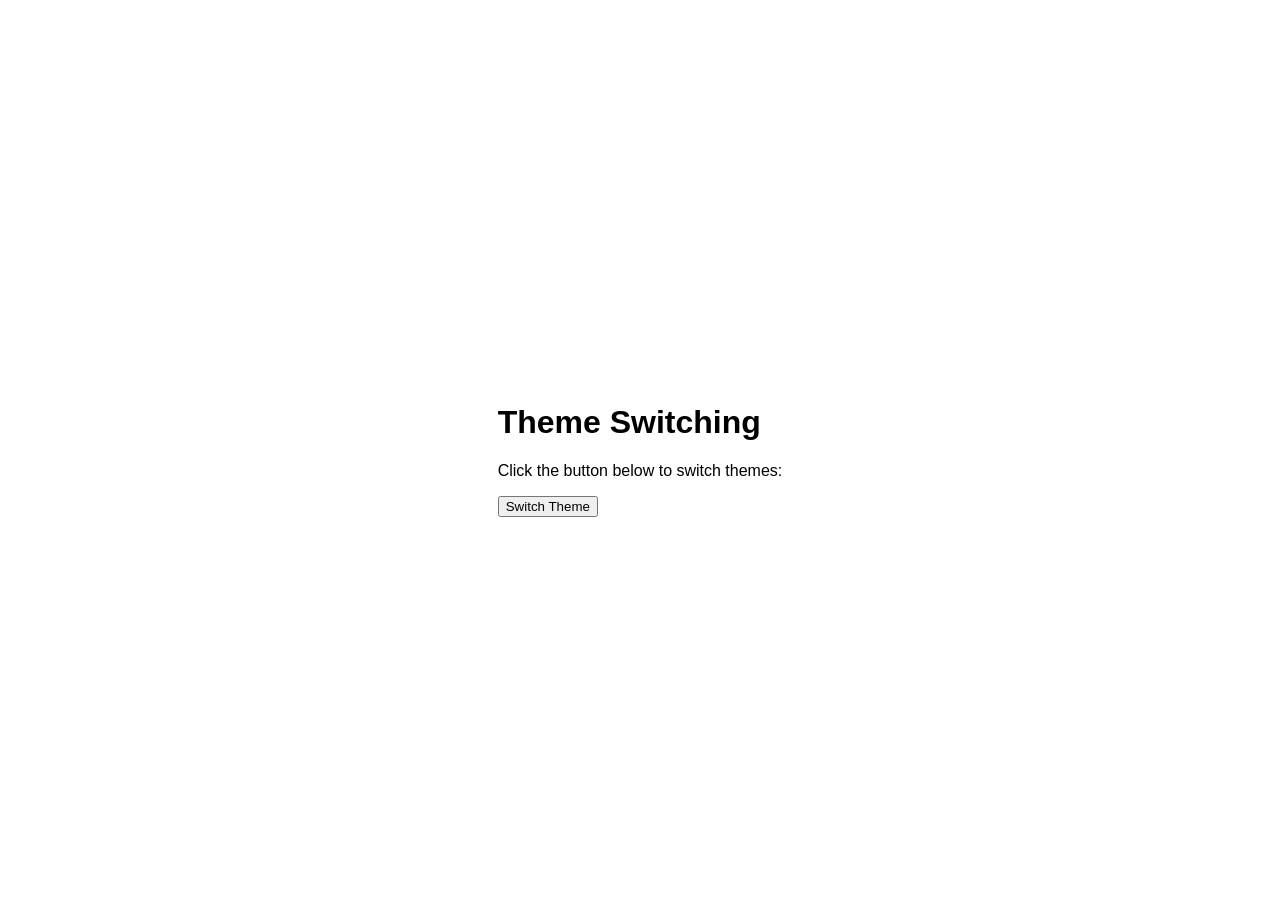
<file: Week6/index.html>
<!DOCTYPE html>
<html lang="en">
<head>
    <meta charset="UTF-8">
    <meta name="viewport" content="width=device-width, initial-scale=1.0">
    <title>Document</title>
    <link rel="stylesheet" href="style.css">
</head>
<body>
    <div id="container">
        <h1>Theme Switching</h1>
        <p>Click the button below to switch themes:</p>
        <button id="theme-btn">Switch Theme</button>
    </div>
    <script src="script.js"></script>
</body>
</html>
</file>
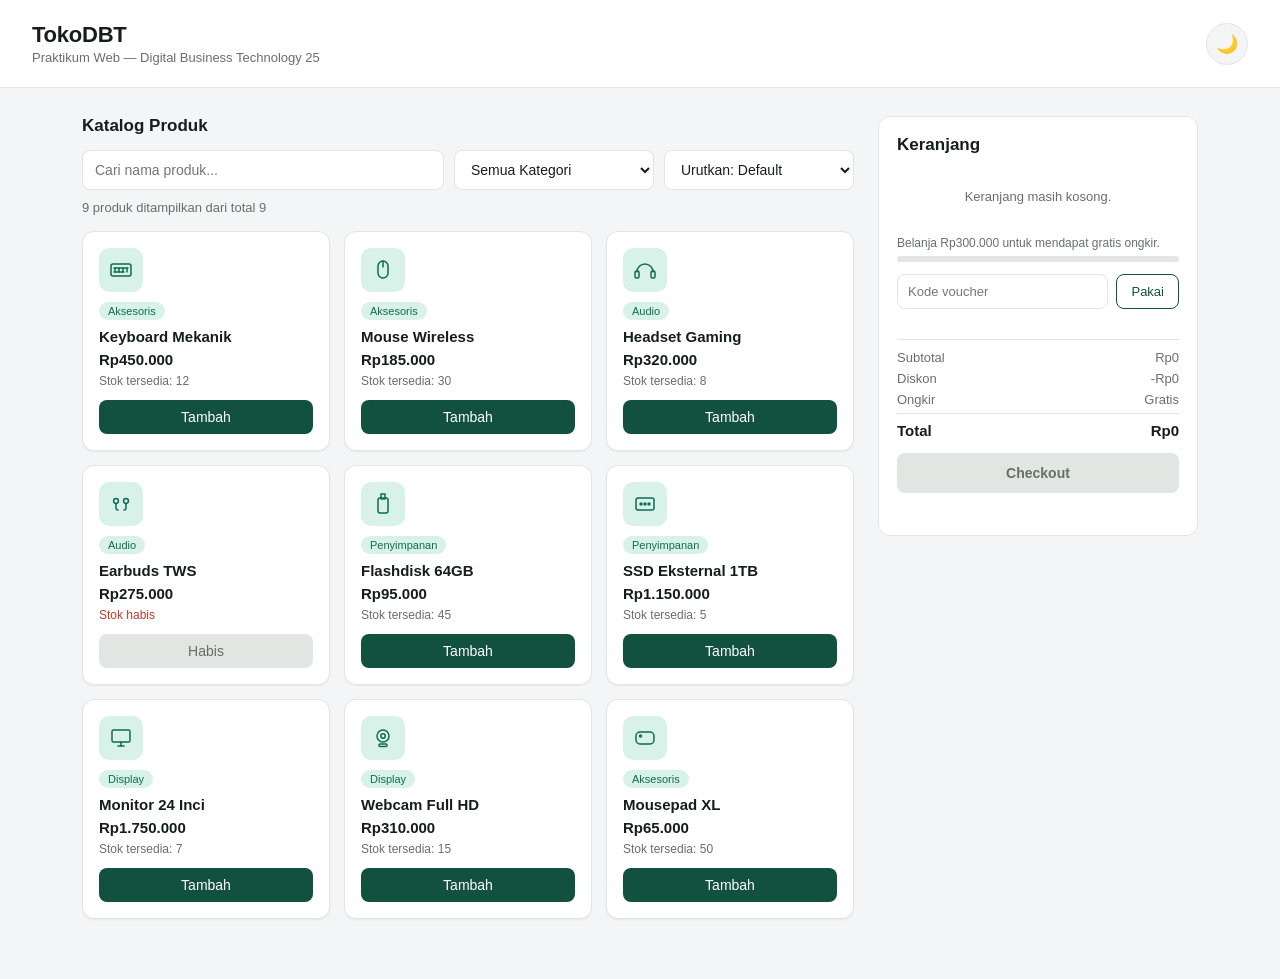
<file: Week7/index.html>
<!DOCTYPE html>
<html lang="id" data-theme="light">
<head>
<meta charset="UTF-8">
<meta name="viewport" content="width=device-width, initial-scale=1.0">
<title>TokoDBT</title>
<link rel="stylesheet" href="style.css">
</head>
<body>

<header class="topbar">
  <div class="brand">
    <h1>TokoDBT</h1>
    <p>Praktikum Web — Digital Business Technology 25</p>
  </div>
  <button id="themeToggle" class="theme-toggle" aria-label="Ganti tema terang/gelap">🌙</button>
</header>

<main class="layout">
  <section class="catalog">
    <h2>Katalog Produk</h2>
    <div class="controls">
      <input type="text" id="searchInput" placeholder="Cari nama produk...">
      <select id="categorySelect">
        <option value="all">Semua Kategori</option>
        <option value="aksesoris">Aksesoris Komputer</option>
        <option value="audio">Audio &amp; Headset</option>
        <option value="penyimpanan">Penyimpanan Data</option>
        <option value="display">Monitor &amp; Display</option>
        <option value="elektronik">Elektronik Lainnya</option>
        <option value="atk">Alat Tulis Kantor</option>
        <option value="rumah">Kebutuhan Rumah Tangga</option>
        <option value="dapur">Kebutuhan Dapur</option>
      </select>
      <select id="sortSelect">
        <option value="default">Urutkan: Default</option>
        <option value="harga-asc">Harga Termurah</option>
        <option value="harga-desc">Harga Termahal</option>
        <option value="nama-asc">Nama: A-Z</option>
        <option value="nama-desc">Nama: Z-A</option>
        <option value="stok-desc">Stok Terbanyak</option>
      </select>
    </div>
    <p id="resultCount" class="result-count"></p>
    <div id="productGrid" class="product-grid"></div>
  </section>

  <aside class="cart-panel">
    <h2>Keranjang</h2>
    <div id="cartEmpty" class="cart-empty">Keranjang masih kosong.</div>
    <div id="cartItems" class="cart-items"></div>

    <div class="shipping-progress">
      <p id="shippingText">Belanja Rp300.000 untuk mendapat gratis ongkir.</p>
      <div class="progress-track"><div id="progressFill" class="progress-fill"></div></div>
    </div>

    <div class="voucher-row">
      <input type="text" id="voucherInput" placeholder="Kode voucher">
      <button id="voucherBtn">Pakai</button>
    </div>
    <p id="voucherMsg" class="voucher-msg"></p>

    <div class="summary">
      <div class="summary-row"><span>Subtotal</span><span id="subtotalVal">Rp0</span></div>
      <div class="summary-row"><span>Diskon</span><span id="diskonVal">-Rp0</span></div>
      <div class="summary-row"><span>Ongkir</span><span id="ongkirVal">Gratis</span></div>
      <div class="summary-row total"><span>Total</span><span id="totalVal">Rp0</span></div>
    </div>

    <button id="checkoutBtn" class="checkout-btn" disabled>Checkout</button>
    <p id="orderMsg" class="order-msg"></p>
  </aside>
</main>

<div id="checkoutModal" class="modal-overlay hidden">
  <div class="modal" id="modalBody"></div>
</div>

<script src="script.js"></script>
</body>
</html>
</file>
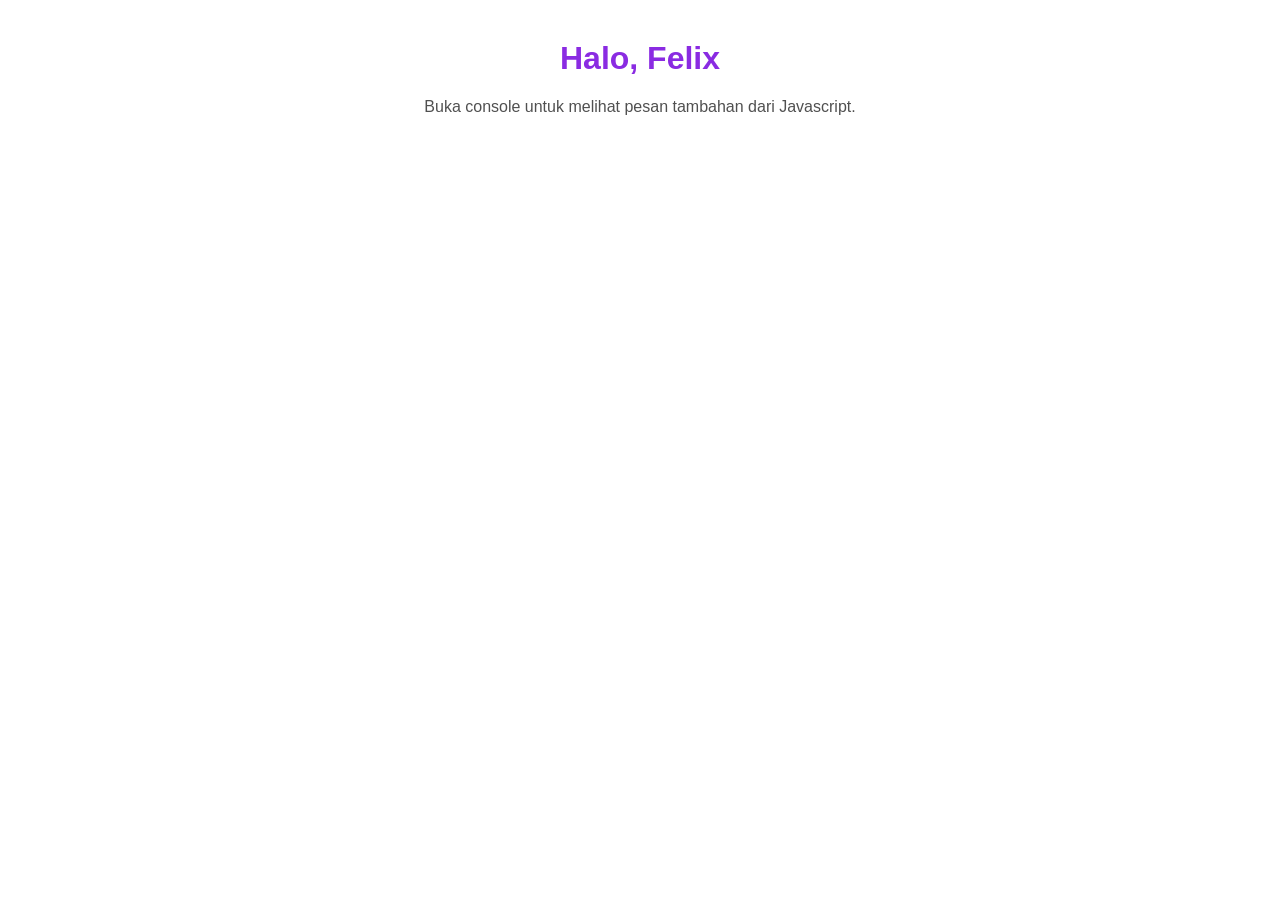
<file: Week4/1.0.html>
<!DOCTYPE html>
<html lang="en">
<head>
    <meta charset="UTF-8">
    <meta name="viewport" content="width=device-width, initial-scale=1.0">
    <title>Document</title>
    <style>
        body {
            font-family: sans-serif;
            text-align: center;
            margin-top: 40px;
            color: rgb(80, 80, 80);
        }
        h1 {
            color: blueviolet;
        }
    </style>
</head>
<body>
    <h1 id="selamat datang">Felix </h1>
    <p>Buka console untuk melihat pesan tambahan dari Javascript.</p>

    <script>
        console.log("Felix")
        document.getElementById("selamat datang").textContent = "Halo, Felix";
    </script>
</body>
</html>
</file>
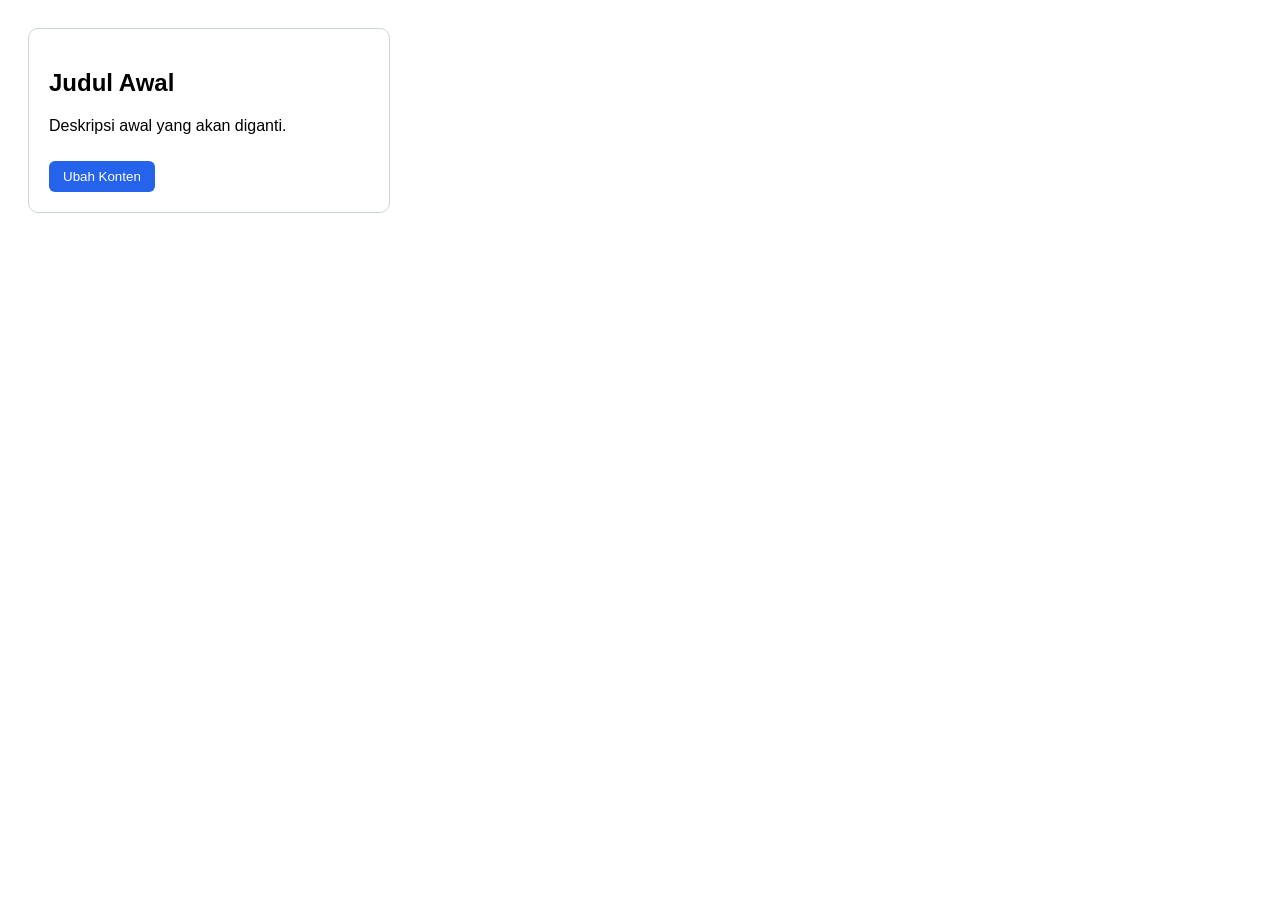
<file: Week4/6.0.html>
<!DOCTYPE html>
<html lang="en">
<head>
    <meta charset="UTF-8">
    <meta name="viewport" content="width=device-width, initial-scale=1.0">
    <title>Document</title>
    <style>
        body {
            font-family: sans-serif;
            padding: 20px;
        }
        .kartu {
            border: 1px solid #cbd5e1;
            border-radius: 10px;
            padding: 20px;
            max-width: 320px;
        }
        button {
            margin-top: 10px;
            padding: 8px 14px;
            border: none;
            border-radius: 6px;
            background: #2563eb;
            color: white;
            cursor: pointer;
        }
        button:hover {background: #1d4ed8;}
    </style>
</head>
<body>
    <div class="kartu">
        <h2 id="judul-kartu">Judul Awal</h2>
        <p class="deskripsi">Deskripsi awal yang akan diganti.</p>
        <button id="btn-ubah">Ubah Konten</button>
    </div>
    <script>
        const btn = document.getElementById("btn-ubah");
        const judul = document.querySelector("#judul-kartu");
        const deskripsi = document.querySelector(".deskripsi");

        btn.addEventListener("click", () => {
            judul.textContent = "Judul Sudah Diubah!";
            deskripsi.textContent = "Konten ini diganti oleh JavaScript saat tombol diklik,";
        });
    </script>
    
</body>
</html>
</file>
<file: Week6/style.css>
body {
    margin: 0;
    display: flex;
    height: 100vh;
    align-items: center;
    justify-content: center;
    font-family: Arial, sans-serif;
    background-color: white;
    color: black;
    transition: background-color 0.3s, ease, color 0.3s;
}
</file>
<file: Week7/style.css>
:root{
    --bg:#f3f5f6;
    --panel:#ffffff;
    --text:#161e1c;
    --muted:#667069;
    --border:#e1e6e3;
    --accent:#12503f;
    --accent-hover:#0d3e30;
    --badge-bg:#d9f2e9;
    --badge-text:#0f6b52;
    --danger:#c0392b;
    --input-bg:#ffffff;
    --shadow:0 1px 2px rgba(20,30,25,0.06);
  }
  html[data-theme="dark"]{
    --bg:#11171a;
    --panel:#1a2226;
    --text:#eef2f0;
    --muted:#9aa8a2;
    --border:#2b363a;
    --accent:#3fbf94;
    --accent-hover:#57d6ab;
    --badge-bg:#173a30;
    --badge-text:#6fe3bb;
    --danger:#f08a7d;
    --input-bg:#212b2f;
    --shadow:0 1px 2px rgba(0,0,0,0.3);
  }
  *{box-sizing:border-box;}
  body{
    margin:0;
    font-family:-apple-system,BlinkMacSystemFont,"Segoe UI",Roboto,Helvetica,Arial,sans-serif;
    background:var(--bg);
    color:var(--text);
    transition:background .2s ease,color .2s ease;
  }
  .topbar{
    display:flex;
    justify-content:space-between;
    align-items:center;
    padding:22px 32px;
    border-bottom:1px solid var(--border);
    background:var(--panel);
  }
  .brand h1{margin:0;font-size:22px;letter-spacing:-0.01em;}
  .brand p{margin:2px 0 0;font-size:13px;color:var(--muted);}
  .theme-toggle{
    width:42px;height:42px;border-radius:50%;
    border:1px solid var(--border);
    background:var(--bg);
    font-size:18px;cursor:pointer;
    display:flex;align-items:center;justify-content:center;
  }
  .theme-toggle:hover{border-color:var(--accent);}

  .layout{
    max-width:1180px;
    margin:0 auto;
    padding:28px 32px 60px;
    display:grid;
    grid-template-columns:1fr 320px;
    gap:24px;
    align-items:start;
  }
  @media (max-width:880px){
    .layout{grid-template-columns:1fr;}
  }

  .catalog h2, .cart-panel h2{margin:0 0 14px;font-size:17px;}

  .controls{
    display:grid;
    grid-template-columns:1fr 200px 190px;
    gap:10px;
    margin-bottom:10px;
  }
  @media (max-width:640px){
    .controls{grid-template-columns:1fr;}
  }
  .controls input, .controls select{
    width:100%;
    padding:10px 12px;
    border-radius:8px;
    border:1px solid var(--border);
    background:var(--input-bg);
    color:var(--text);
    font-size:14px;
  }
  .controls input:focus, .controls select:focus{outline:2px solid var(--accent);outline-offset:1px;}

  .result-count{font-size:13px;color:var(--muted);margin:0 0 16px;}

  .product-grid{
    display:grid;
    grid-template-columns:repeat(3,1fr);
    gap:14px;
  }
  @media (max-width:900px){.product-grid{grid-template-columns:repeat(2,1fr);}}
  @media (max-width:520px){.product-grid{grid-template-columns:1fr;}}

  .card{
    background:var(--panel);
    border:1px solid var(--border);
    border-radius:12px;
    padding:16px;
    box-shadow:var(--shadow);
    display:flex;
    flex-direction:column;
    gap:6px;
  }
  .card .icon-box{
    width:44px;height:44px;
    border-radius:10px;
    background:var(--badge-bg);
    color:var(--badge-text);
    display:flex;align-items:center;justify-content:center;
    margin-bottom:4px;
  }
  .card .icon-box svg{width:24px;height:24px;}
  .badge{
    display:inline-block;
    font-size:11px;
    padding:3px 9px;
    border-radius:999px;
    background:var(--badge-bg);
    color:var(--badge-text);
    width:fit-content;
  }
  .card h3{margin:2px 0 0;font-size:15px;}
  .card .price{font-size:15px;font-weight:700;margin:0;}
  .card .stock{font-size:12px;color:var(--muted);margin:0 0 6px;}
  .card .stock.zero{color:var(--danger);}
  .card button.add-btn{
    margin-top:auto;
    padding:9px;
    border:none;
    border-radius:8px;
    background:var(--accent);
    color:#fff;
    font-size:14px;
    cursor:pointer;
  }
  .card button.add-btn:hover{background:var(--accent-hover);}
  .card button.add-btn:disabled{
    background:var(--border);
    color:var(--muted);
    cursor:not-allowed;
  }
  .empty-state{
    grid-column:1/-1;
    text-align:center;
    color:var(--muted);
    padding:40px 10px;
    font-size:14px;
  }

  .cart-panel{
    background:var(--panel);
    border:1px solid var(--border);
    border-radius:12px;
    padding:18px;
    position:sticky;
    top:20px;
  }
  .cart-empty{font-size:13px;color:var(--muted);text-align:center;padding:20px 0;}
  .cart-items{display:flex;flex-direction:column;gap:10px;margin-bottom:12px;}
  .cart-item{
    display:flex;
    justify-content:space-between;
    align-items:center;
    gap:8px;
    font-size:13px;
    border-bottom:1px solid var(--border);
    padding-bottom:10px;
  }
  .cart-item .ci-info{flex:1;min-width:0;}
  .cart-item .ci-name{font-weight:600;white-space:nowrap;overflow:hidden;text-overflow:ellipsis;}
  .cart-item .ci-sub{color:var(--muted);font-size:12px;}
  .qty-controls{display:flex;align-items:center;gap:6px;}
  .qty-controls button{
    width:22px;height:22px;
    border-radius:6px;
    border:1px solid var(--border);
    background:var(--bg);
    color:var(--text);
    cursor:pointer;
    font-size:13px;
    line-height:1;
  }
  .remove-btn{
    background:none;border:none;color:var(--danger);
    cursor:pointer;font-size:12px;margin-left:4px;
  }

  .shipping-progress{margin-bottom:12px;}
  .shipping-progress p{font-size:12px;color:var(--muted);margin:0 0 6px;}
  .progress-track{height:6px;border-radius:4px;background:var(--border);overflow:hidden;}
  .progress-fill{height:100%;background:var(--accent);width:0%;transition:width .3s ease;}

  .voucher-row{display:flex;gap:8px;margin-bottom:6px;}
  .voucher-row input{
    flex:1;padding:9px 10px;border-radius:8px;
    border:1px solid var(--border);background:var(--input-bg);color:var(--text);font-size:13px;
  }
  .voucher-row button{
    padding:9px 14px;border-radius:8px;border:1px solid var(--accent);
    background:transparent;color:var(--accent);font-size:13px;cursor:pointer;
  }
  .voucher-row button:hover{background:var(--accent);color:#fff;}
  .voucher-msg{font-size:12px;margin:0 0 10px;min-height:14px;}
  .voucher-msg.success{color:var(--accent);}
  .voucher-msg.error{color:var(--danger);}

  .summary{border-top:1px solid var(--border);padding-top:10px;margin-bottom:14px;}
  .summary-row{display:flex;justify-content:space-between;font-size:13px;color:var(--muted);margin-bottom:6px;}
  .summary-row.total{font-size:15px;font-weight:700;color:var(--text);border-top:1px solid var(--border);padding-top:8px;margin-top:4px;}

  .checkout-btn{
    width:100%;padding:12px;border:none;border-radius:8px;
    background:var(--accent);color:#fff;font-size:14px;font-weight:600;cursor:pointer;
  }
  .checkout-btn:hover{background:var(--accent-hover);}
  .checkout-btn:disabled{background:var(--border);color:var(--muted);cursor:not-allowed;}
  .order-msg{font-size:12px;color:var(--accent);text-align:center;margin:10px 0 0;min-height:14px;}

  .modal-overlay{
    position:fixed;inset:0;background:rgba(10,15,13,0.5);
    display:flex;align-items:center;justify-content:center;
    padding:20px;z-index:50;
  }
  .modal-overlay.hidden{display:none;}
  .modal{
    background:var(--panel);border-radius:14px;max-width:460px;width:100%;
    padding:24px;max-height:88vh;overflow-y:auto;
  }
  .modal h3{margin:0 0 4px;font-size:18px;}
  .modal .modal-sub{font-size:13px;color:var(--muted);margin:0 0 16px;}
  .modal label{font-size:13px;font-weight:600;display:block;margin:12px 0 5px;}
  .modal input[type="text"], .modal textarea{
    width:100%;padding:9px 11px;border-radius:8px;border:1px solid var(--border);
    background:var(--input-bg);color:var(--text);font-size:13px;font-family:inherit;
  }
  .pay-options{display:flex;flex-direction:column;gap:8px;margin-top:4px;}
  .pay-options label{
    display:flex;align-items:center;gap:8px;font-weight:400;font-size:13px;
    border:1px solid var(--border);border-radius:8px;padding:9px 11px;margin:0;cursor:pointer;
  }
  .modal-summary{border-top:1px solid var(--border);border-bottom:1px solid var(--border);
    margin:16px 0;padding:12px 0;}
  .modal-summary .summary-row{font-size:13px;}
  .modal-actions{display:flex;gap:10px;margin-top:16px;}
  .modal-actions button{flex:1;padding:11px;border-radius:8px;font-size:14px;cursor:pointer;}
  .btn-cancel{background:transparent;border:1px solid var(--border);color:var(--text);}
  .btn-confirm{background:var(--accent);border:none;color:#fff;font-weight:600;}
  .btn-confirm:hover{background:var(--accent-hover);}
  .success-view{text-align:center;padding:10px 0;}
  .success-view .check-circle{
    width:56px;height:56px;border-radius:50%;background:var(--badge-bg);color:var(--accent);
    display:flex;align-items:center;justify-content:center;margin:0 auto 14px;font-size:26px;
  }
  .success-view p{font-size:13px;color:var(--muted);margin:6px 0;}
  .success-view .order-id{font-weight:700;color:var(--text);font-size:15px;}
</file>
